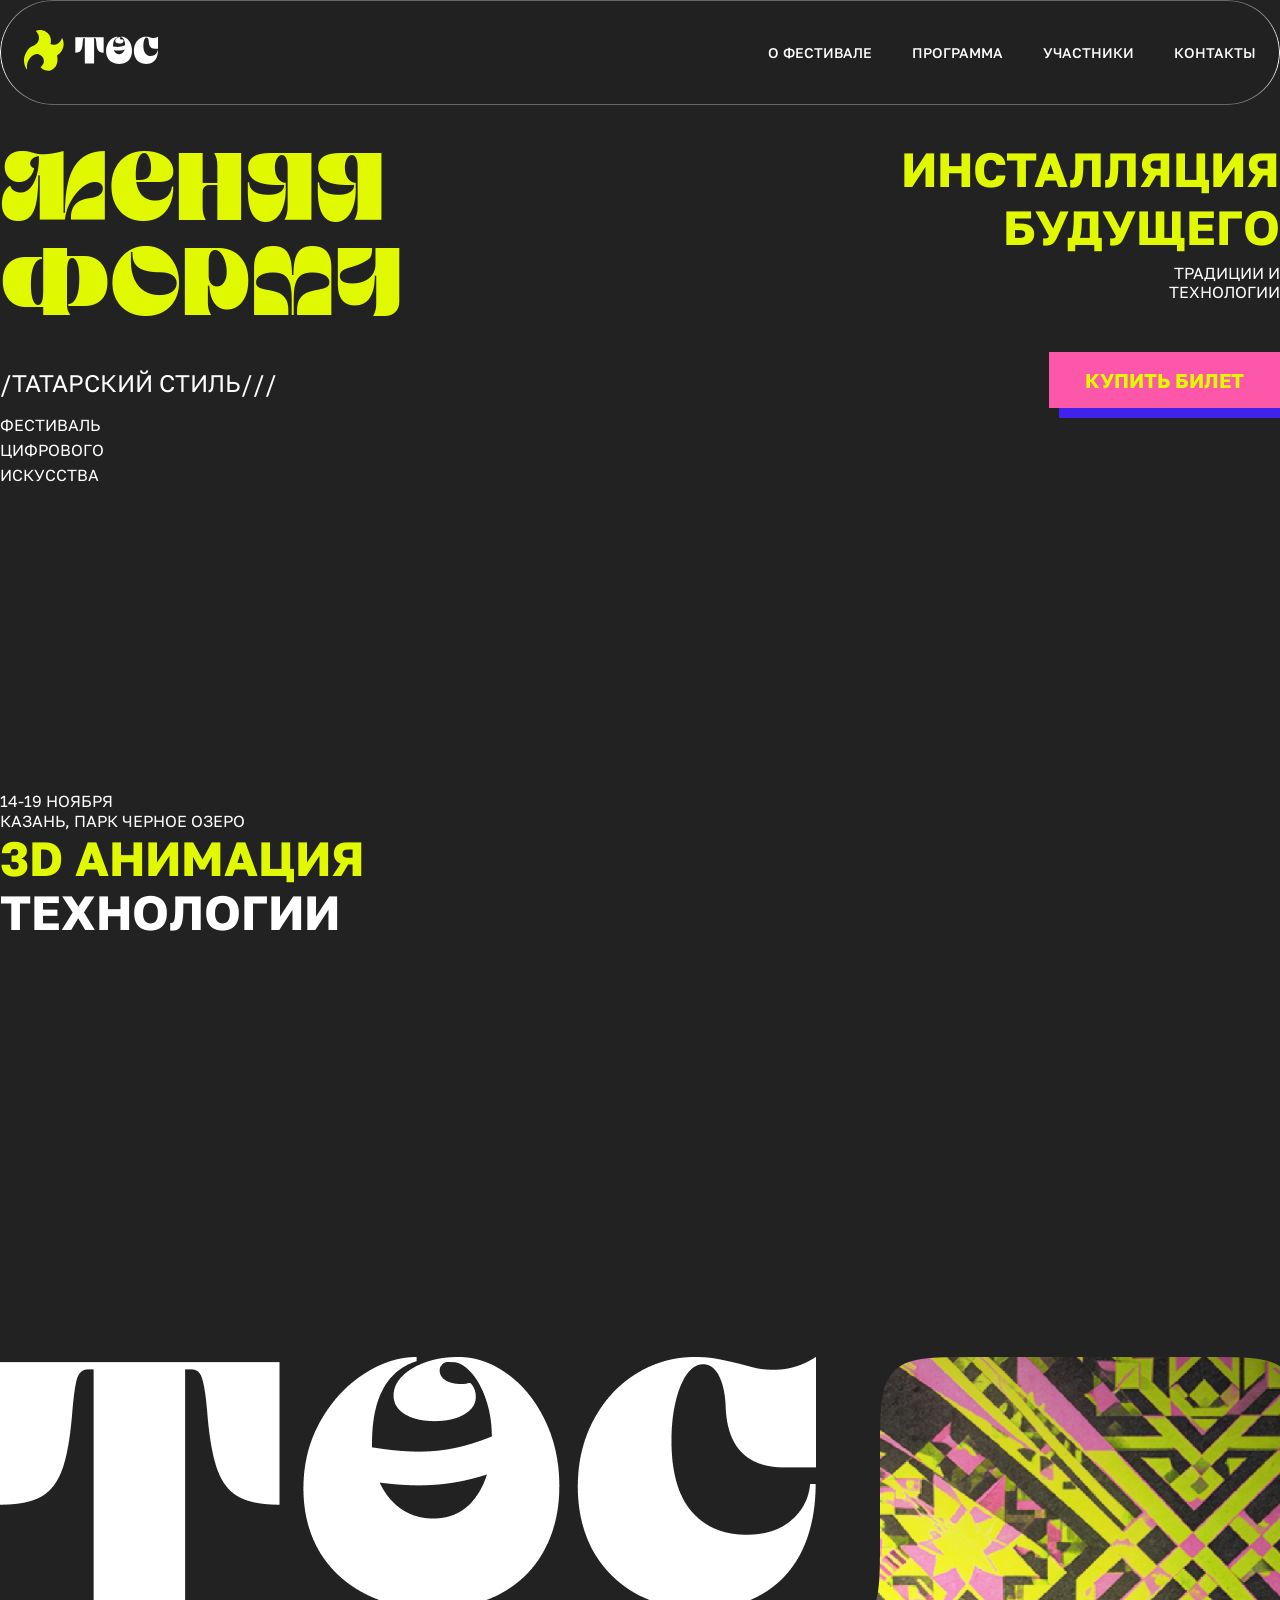
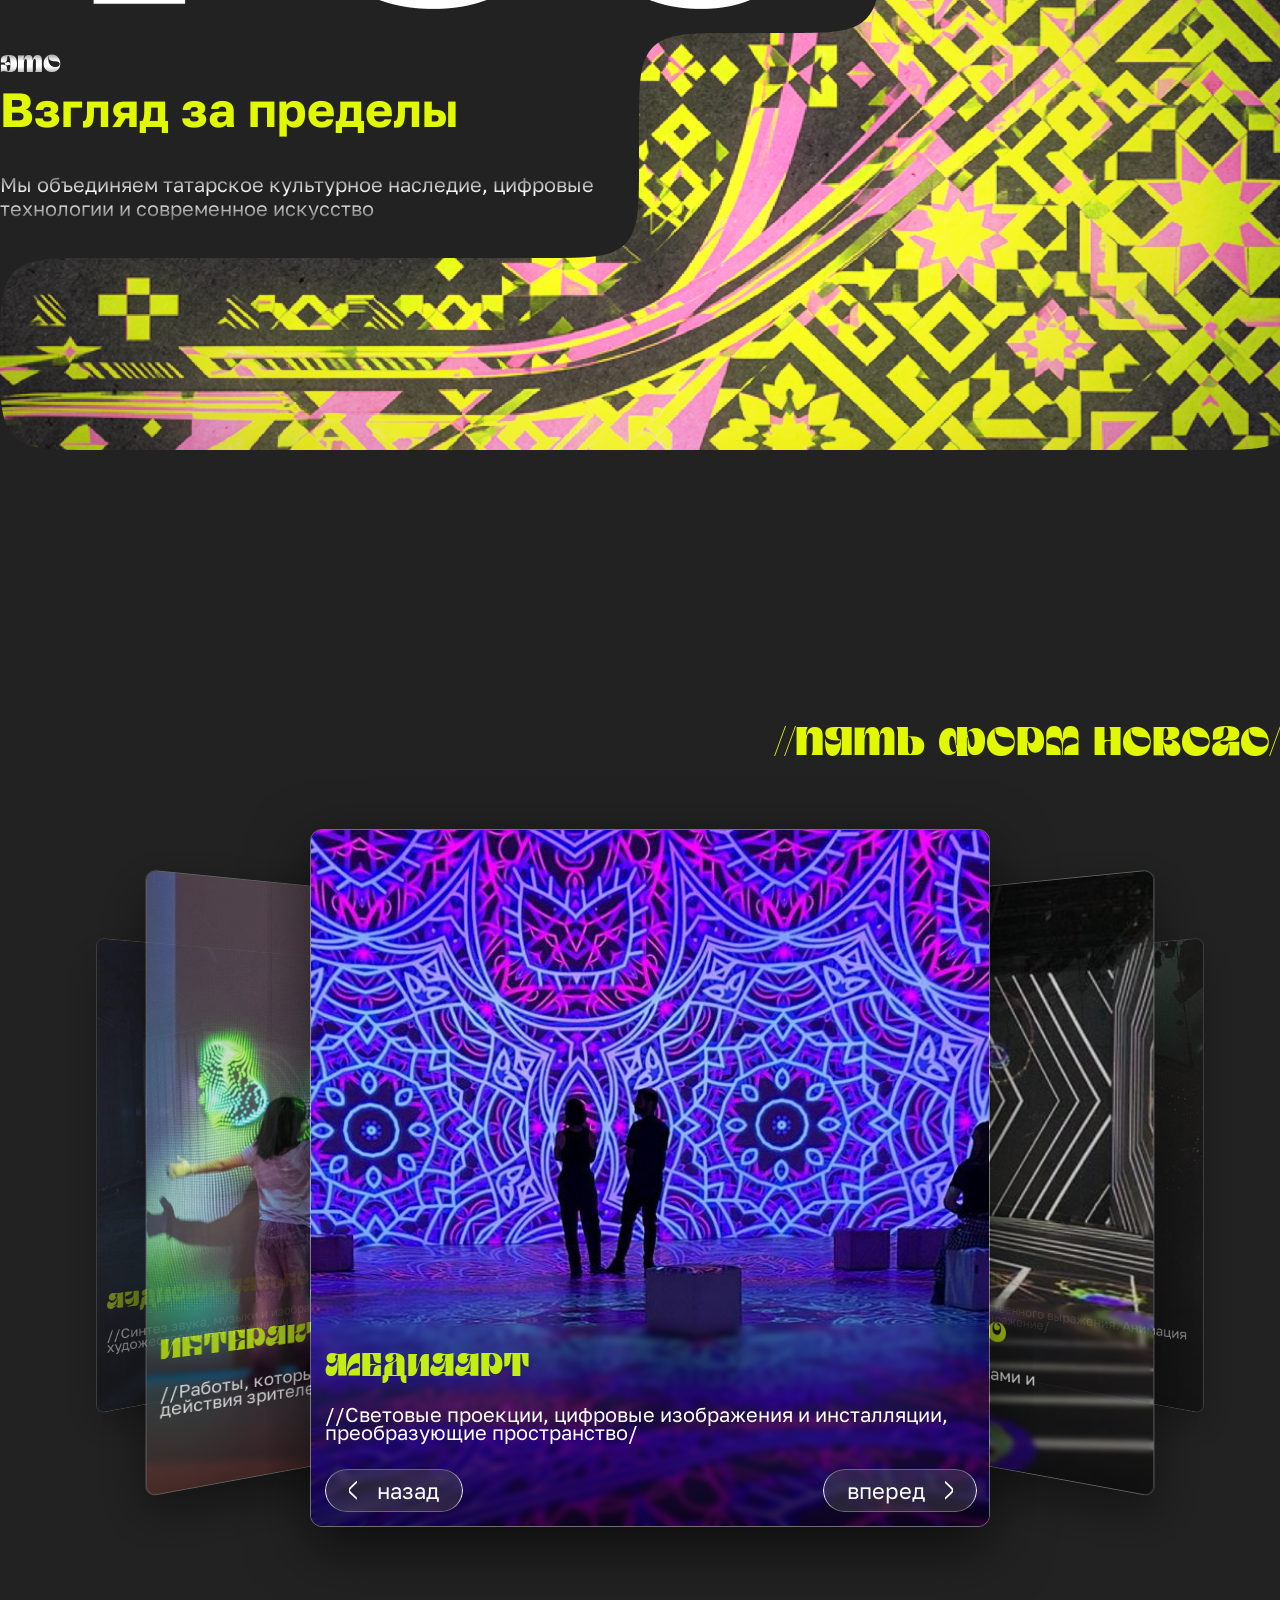
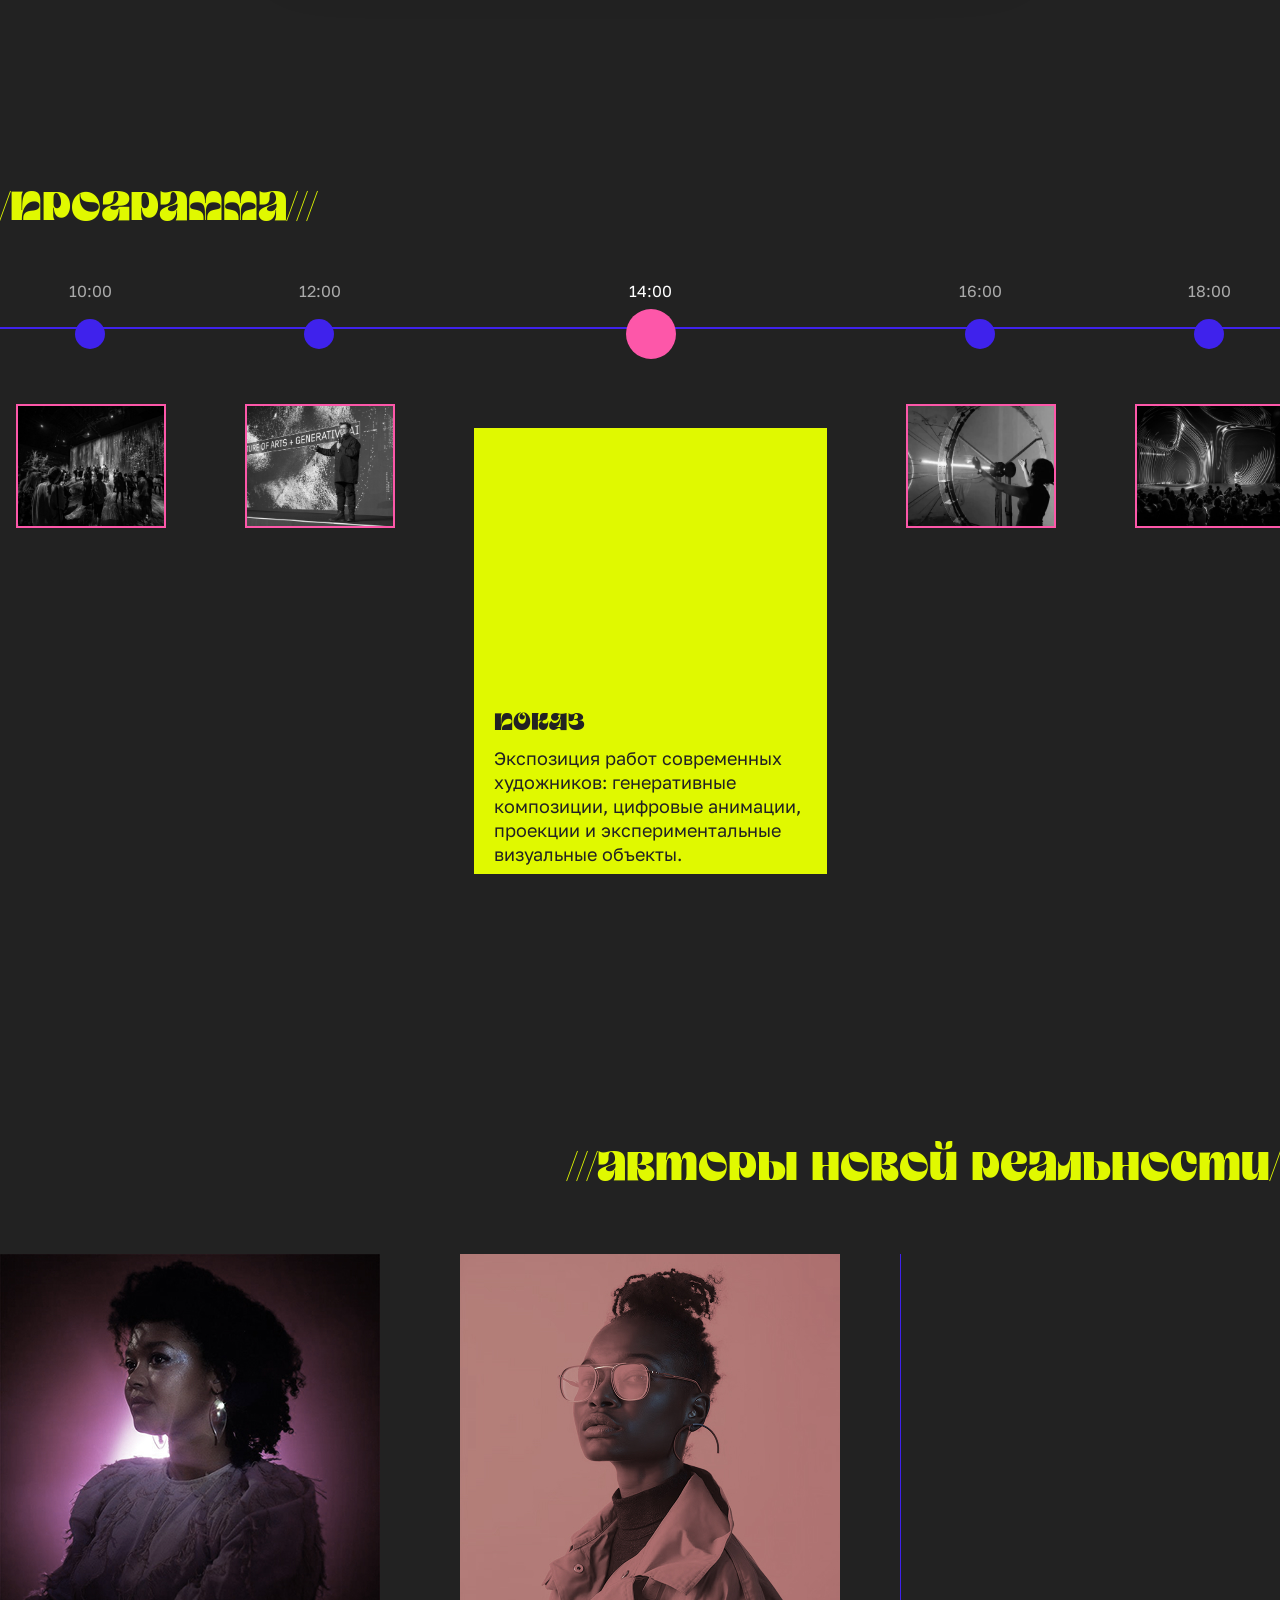
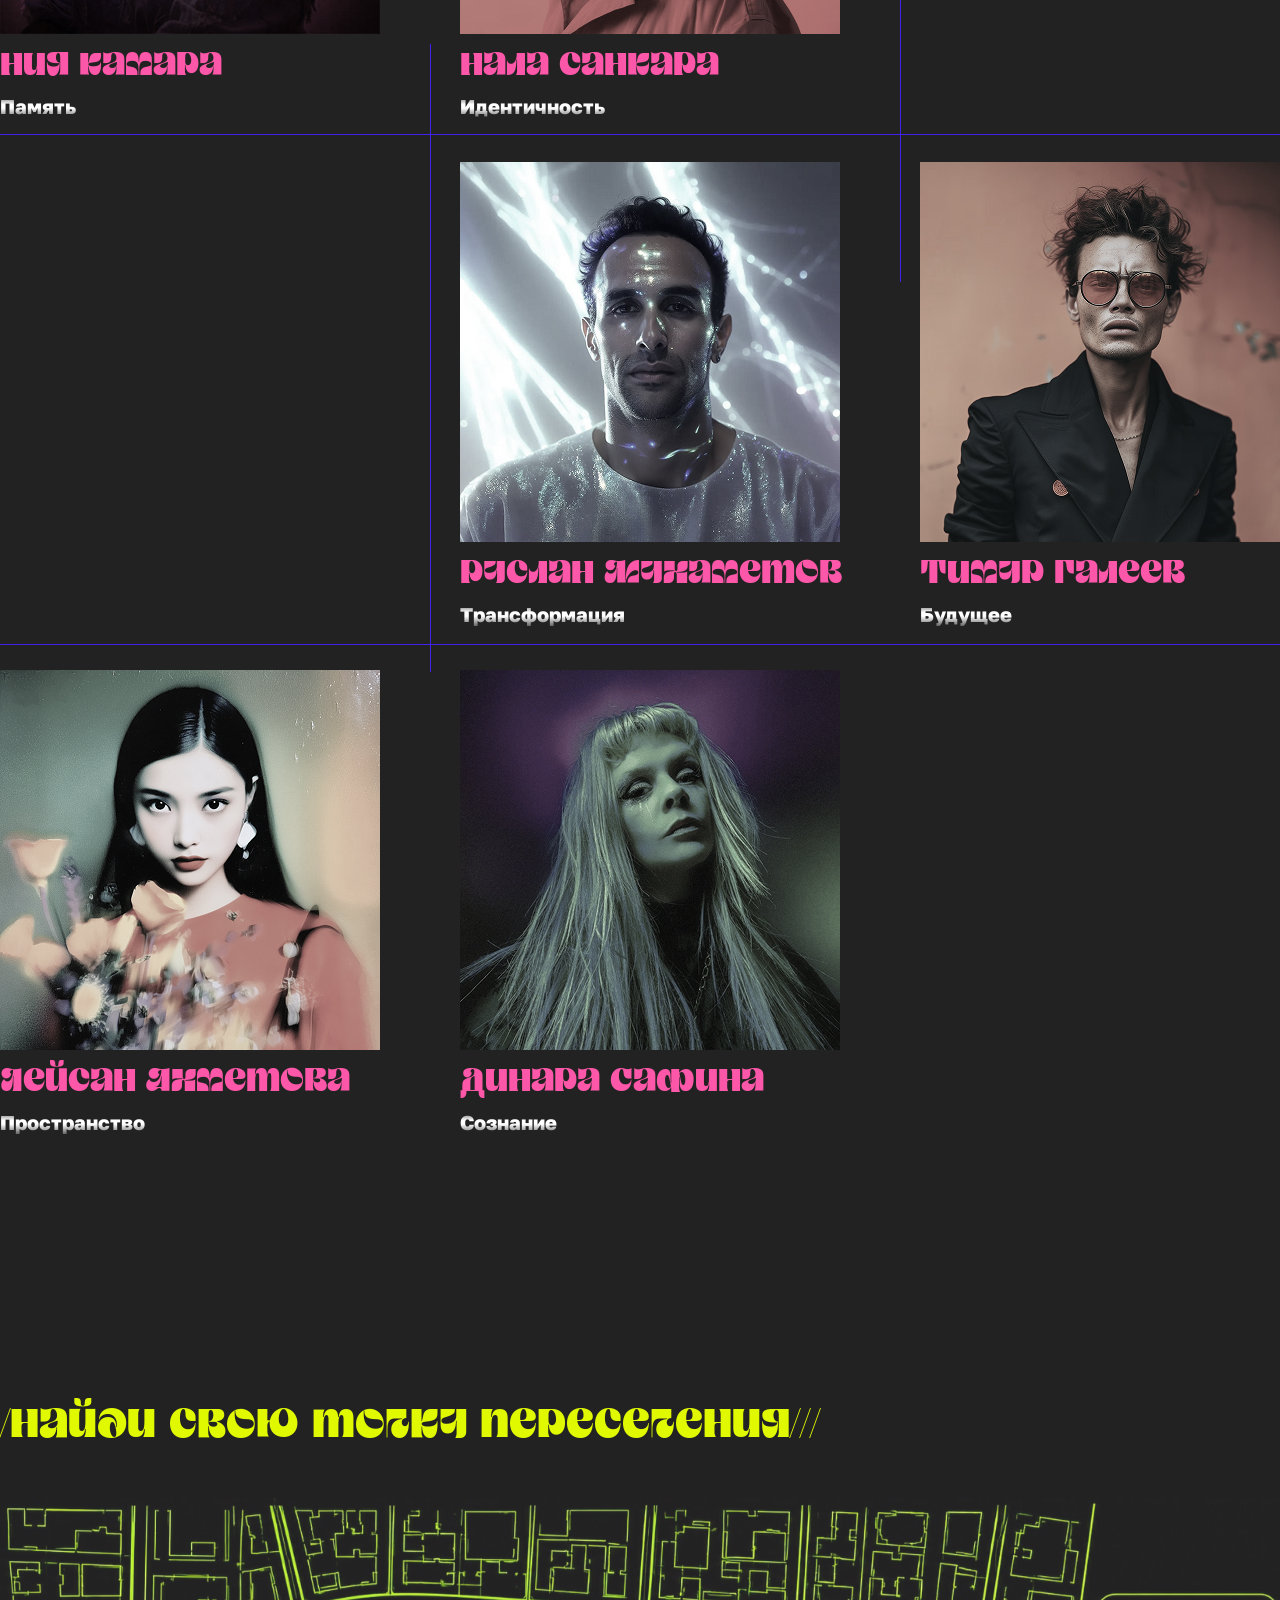
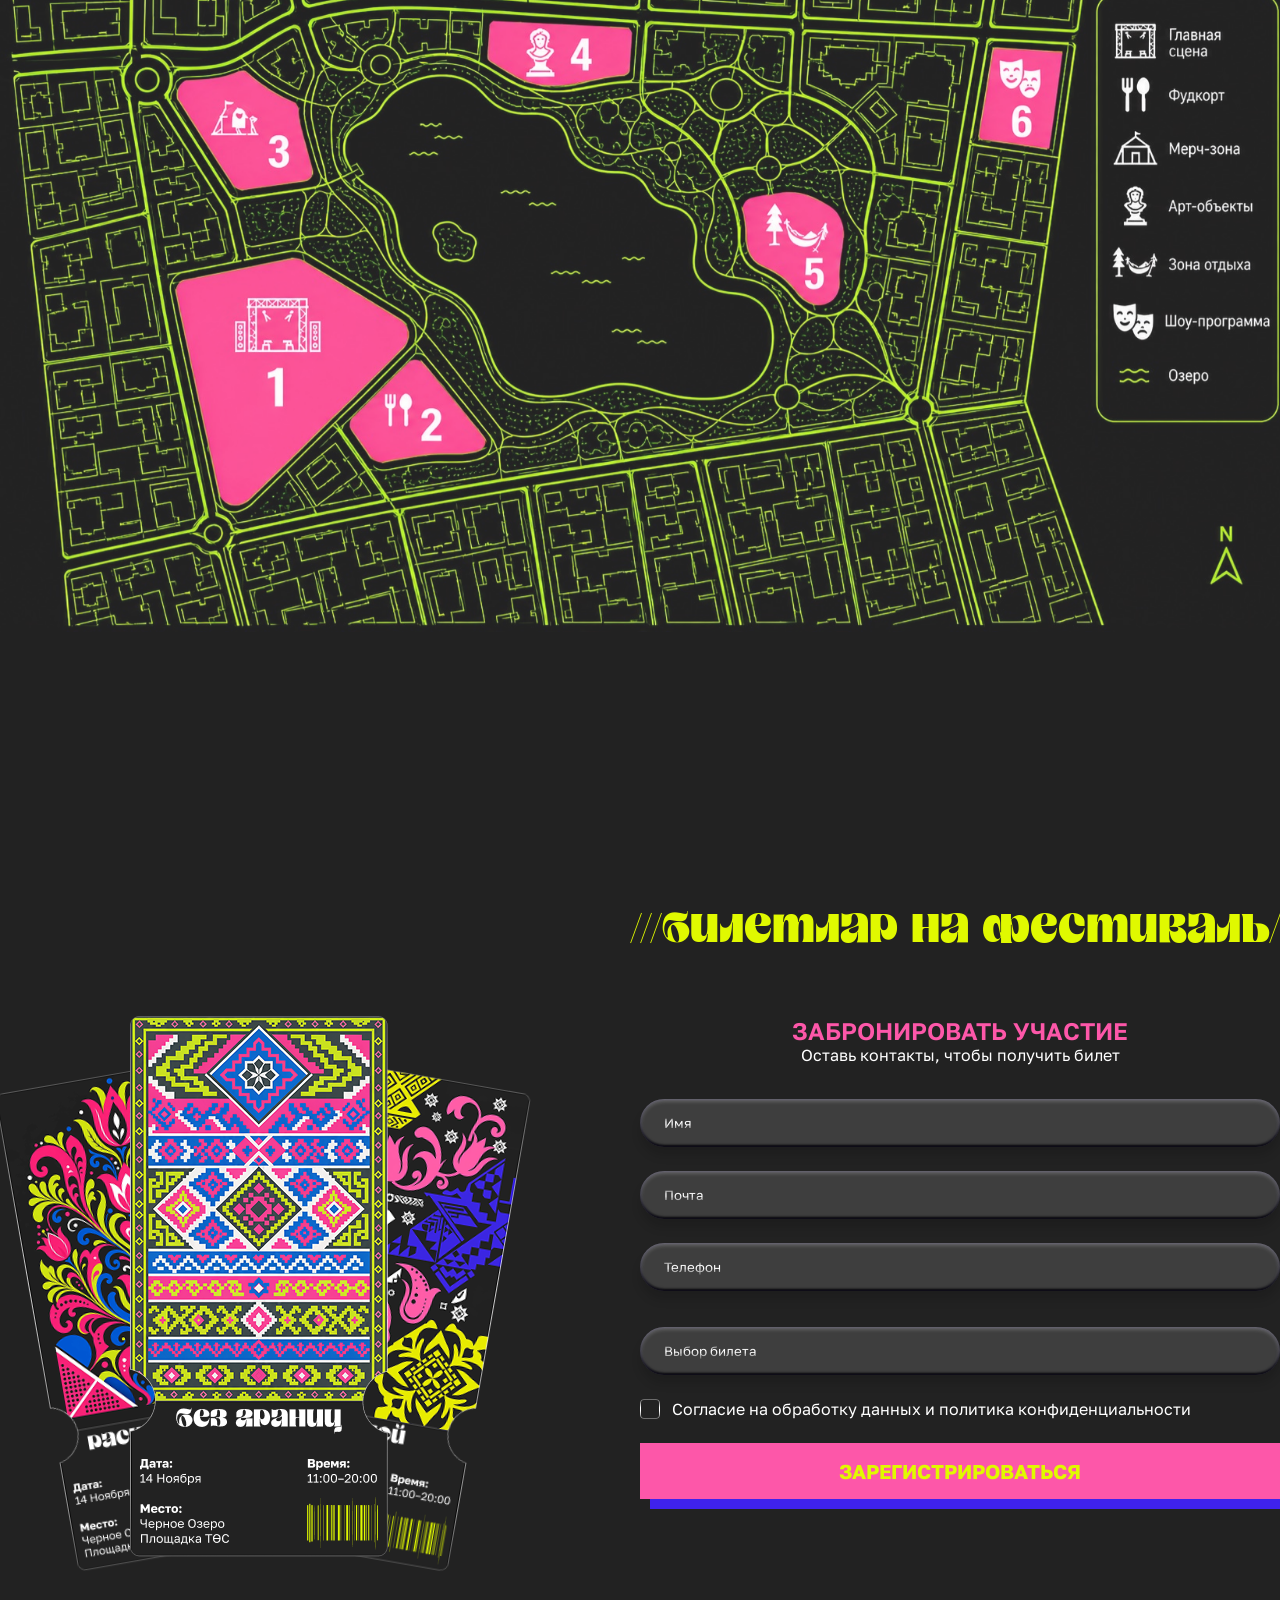
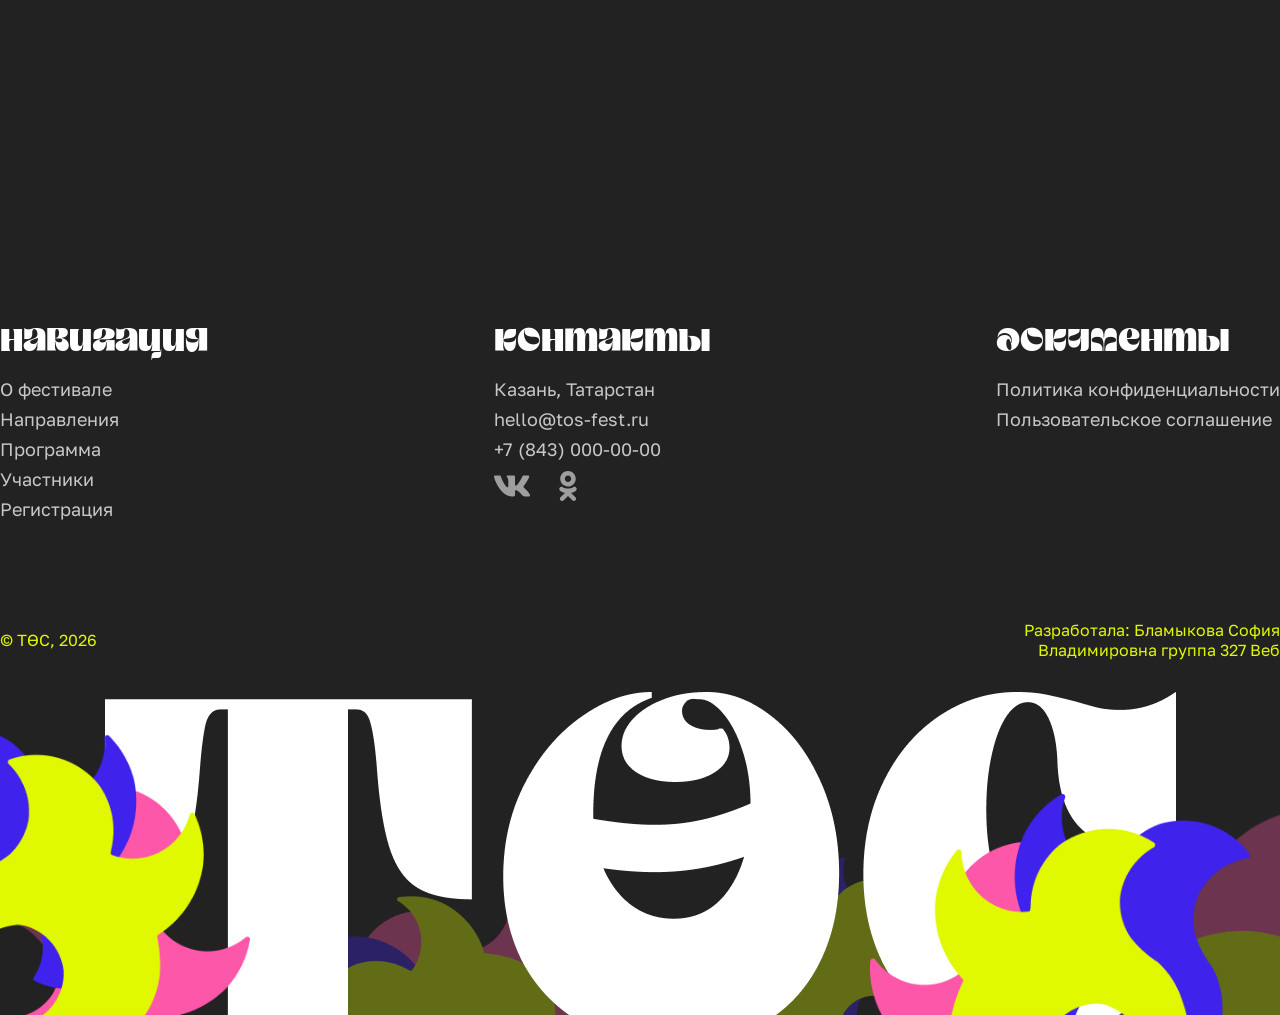
<file: index.html>
<!DOCTYPE html>
<html lang="ru">

<head>
    <meta charset="UTF-8">
    <meta name="viewport" content="width=device-width, initial-scale=1.0">
    <title>ТӨС</title>
    <link rel="stylesheet" href="assets/css/style.css">
    <link rel="shortcut icon" href="assets/image/header/logo.svg" type="image/x-icon">
</head>

<body>
    <!-- header-start -->
    <header>
        <div class="header-block container glass">
            <a href="#"><img src="assets/image/header/logo-nofavicon.svg" alt=""></a>
            <nav>
                <a href="#">О ФЕСТИВАЛЕ</a>
                <a href="#">ПРОГРАММА</a>
                <a href="#">УЧАСТНИКИ</a>
                <a href="#">КОНТАКТЫ</a>
            </nav>
        </div>
    </header>
    <!-- header-end -->

    <!-- main-start -->
    <main class="container">
        <div class="main-block">
            <video autoplay muted loop playsinline>
                <source src="assets/image/main/men.mp4" type="video/mp4">
            </video>
            <div class="verh-main-lev">
                <h1>меняя форму</h1>
                <h2>/Татарский стиль///</h2>
                <h3>фестиваль цифрового искусства</h3>
            </div>
            <div class="verh-main-prav">
                <h2>инсталляция будущего</h2>
                <h3>Традиции и <br>технологии</h3>
                <a class="knopka" href="">купить билет</a>
            </div>
            <div class="niz-main-lev">
                <h2>14-19 ноября <br>Казань, парк черное озеро</h2>
                <h3>3D анимация <span>технологии</span></h3>
                <!-- <h3>Казань, парк черное озеро</h3> -->
            </div>
        </div>
    </main>
    <!-- main-end -->


    <!-- about-start -->
    <section class="about container pa-252 pi-252">
        <img src="assets/image/about/tos.png" alt="">
        <div class="abot-text">
            <h2 class="gl-text">ЭТО</h2>
            <h3>Взгляд за пределы</h3>
            <p class="gl-text">Мы объединяем татарское культурное наследие, цифровые технологии и современное искусство
            </p>
        </div>
        <img class="about-fon" src="assets/image/about/about.png" alt="">
    </section>
    <!-- about-end -->


    <!-- art-start -->
    <section class="coverflow container">
        <h2 class="titler pa-252">//пять форм нового/</h2>

        <!-- Радиокнопки ОБЯЗАТЕЛЬНО перед .carousel — иначе не сработает селектор ~ -->
        <input type="radio" name="slider" id="slide1" checked>
        <input type="radio" name="slider" id="slide2">
        <input type="radio" name="slider" id="slide3">
        <input type="radio" name="slider" id="slide4">
        <input type="radio" name="slider" id="slide5">

        <div class="carousel">
            <div class="scene">

                <article class="card card1">
                    <img src="assets/image/arts/ar1.jpeg" alt="">
                    <div class="card__info">
                        <h3>медиаарт</h3>
                        <p>//Световые проекции, цифровые изображения и инсталляции, преобразующие пространство/</p>
                        <div class="controls">
                            <label for="slide5" class="btn glass"><img src="assets/image/arts/Vector.svg" alt="">
                                назад</label>
                            <label for="slide2" class="btn glass">вперед <img src="assets/image/arts/left.svg"
                                    alt=""></label>
                        </div>
                    </div>
                </article>

                <article class="card card2">
                    <img src="assets/image/arts/ar2.jpeg" alt="">
                    <div class="card__info">
                        <h3>Генеративное искусство</h3>
                        <p>//Изображения и узоры, создаваемые алгоритмами и математическими закономерностями/</p>
                        <div class="controls">
                            <label for="slide1" class="btn glass"><img src="assets/image/arts/Vector.svg" alt="">
                                назад</label>
                            <label for="slide3" class="btn glass">вперед <img src="assets/image/arts/left.svg"
                                    alt=""></label>
                        </div>
                    </div>
                </article>

                <article class="card card3">
                    <img src="assets/image/arts/ar3.jpg" alt="">
                    <div class="card__info">
                        <h3>Цифровой моушн</h3>
                        <p>//Движение как способ художественного выражения. Анимация и трансформация стендов как
                            выражение/</p>
                        <div class="controls">
                            <label for="slide2" class="btn glass"><img src="assets/image/arts/Vector.svg" alt="">
                                назад</label>
                            <label for="slide4" class="btn glass">вперед <img src="assets/image/arts/left.svg"
                                    alt=""></label>
                        </div>
                    </div>
                </article>

                <article class="card card4">
                    <img src="assets/image/arts/ar4.jpeg" alt="">
                    <div class="card__info">
                        <h3>Аудиовизуальное искусство</h3>
                        <p>//Синтез звука, музыки и изображения, создающий единое художественное переживание/</p>
                        <div class="controls">
                            <label for="slide3" class="btn glass"><img src="assets/image/arts/Vector.svg" alt="">
                                назад</label>
                            <label for="slide5" class="btn glass">вперед <img src="assets/image/arts/left.svg"
                                    alt=""></label>
                        </div>
                    </div>
                </article>

                <article class="card card5">
                    <img src="assets/image/arts/ar5.jpeg" alt="">
                    <div class="card__info">
                        <h3>Интерактивное искусство</h3>
                        <p>//Работы, которые реагируют на движения, прикосновения и действия зрителей/</p>
                        <div class="controls">
                            <label for="slide4" class="btn glass"><img src="assets/image/arts/Vector.svg" alt="">
                                назад</label>
                            <label for="slide1" class="btn glass">вперед <img src="assets/image/arts/left.svg"
                                    alt=""></label>
                        </div>
                    </div>
                </article>

            </div>
        </div>
    </section>
    <!-- art-end -->


    <!-- programms-start -->
    <section class="timeline-section container pa-252">

        <h2 class="titlel">/Программа///</h2>

        <!-- Скрытые радиокнопки -->
        <input type="radio" name="timeline" id="item-1">
        <input type="radio" name="timeline" id="item-2">
        <input type="radio" name="timeline" id="item-3" checked>
        <input type="radio" name="timeline" id="item-4">
        <input type="radio" name="timeline" id="item-5">

        <!-- Таймлайн -->
        <div class="timeline-wrapper">

            <!-- Карточка 1 -->
            <div class="timeline-item item-1">

                <span class="tl-time">10:00</span>
                <span class="tl-dot"></span>

                <div class="tl-card">

                    <div class="tl-media">

                        <img src="assets/image/programms/kart1.jpeg" alt="">

                        <video autoplay muted loop playsinline>
                            <source src="assets/image/programms/kar1.mp4" type="video/mp4">
                        </video>

                    </div>

                    <div class="tl-info">
                        <h3>Открытие фестиваля</h3>
                        <p>Торжественное открытие фестиваля, презентация его концепции и знакомство с художниками</p>
                    </div>

                </div>

                <label for="item-1" class="timeline-select"></label>

            </div>


            <!-- Карточка 2 -->
            <div class="timeline-item item-2">

                <span class="tl-time">12:00</span>
                <span class="tl-dot"></span>

                <div class="tl-card">

                    <div class="tl-media">

                        <img src="assets/image/programms/kart2.jpeg" alt="">

                        <video autoplay muted loop playsinline>
                            <source src="assets/image/programms/kar2.mp4" type="video/mp4">
                        </video>

                    </div>

                    <div class="tl-info">
                        <h3>Лекция</h3>
                        <p>Разговор о татарском культурном наследии, символике орнаментов и возможностях их современного
                            переосмысления.</p>
                    </div>

                </div>

                <label for="item-2" class="timeline-select"></label>

            </div>


            <!-- Карточка 3 -->
            <div class="timeline-item item-3">

                <div class="t-d">
                    <span class="tl-time">14:00</span>
                    <span class="tl-dot"></span>
                </div>
                <div class="tl-card">

                    <div class="tl-media">

                        <img src="assets/image/programms/kart3.png" alt="">

                        <video autoplay muted loop playsinline>
                            <source src="assets/image/programms/kar3-.mp4" type="video/mp4">
                        </video>

                        <div class="tl-info">
                            <h3>ПОКАЗ</h3>
                            <p>Экспозиция работ современных художников: генеративные композиции, цифровые анимации,
                                проекции и экспериментальные визуальные объекты.</p>
                        </div>

                    </div>

                </div>

                <label for="item-3" class="timeline-select"></label>

            </div>


            <!-- Карточка 4 -->
            <div class="timeline-item item-4">

                <span class="tl-time">16:00</span>
                <span class="tl-dot"></span>

                <div class="tl-card">

                    <div class="tl-media">

                        <img src="assets/image/programms/kart4-.jpg" alt="">

                        <video autoplay muted loop playsinline>
                            <source src="assets/image/programms/kar4.mp4" type="video/mp4">
                        </video>

                    </div>

                    <div class="tl-info">
                        <h3>Мастер-класс</h3>
                        <p>Практическое занятие, на котором участники познакомятся с генеративной графикой и попробуют
                            создать собственные визуальные композиции на основе геометрических мотивов.</p>
                    </div>

                </div>

                <label for="item-4" class="timeline-select"></label>

            </div>


            <!-- Карточка 5 -->
            <div class="timeline-item item-5">

                <span class="tl-time">18:00</span>
                <span class="tl-dot"></span>

                <div class="tl-card">

                    <div class="tl-media">

                        <img src="assets/image/programms/kart5.jpeg" alt="">

                        <video autoplay muted loop playsinline>
                            <source src="assets/image/programms/kar5.mp4" type="video/mp4">
                        </video>

                    </div>

                    <div class="tl-info">
                        <h3>Финальное шоу</h3>
                        <p>Завершающее мультимедийное представление, объединяющее свет, звук, анимацию и цифровые
                            проекции. Традиционные визуальные мотивы трансформируются в динамичные цифровые композиции.
                        </p>
                    </div>

                </div>

                <label for="item-5" class="timeline-select"></label>

            </div>

        </div>

    </section>
    <!-- programms-end -->

    <!-- avtory-start -->
    <!-- <div class="avtory-start container pa-252">
        <h2 class="titler">///авторы новой реальности/</h2>

        <div class="avtor-card">
            <img src="assets/image/avtory/av1.jpg" alt="">
            <h2>Ния Камара</h2>
            <p class="gl-text">Память</p>
        </div>
    </div> -->




    <div class="avtory-start container pa-252">

        <h2 class="titler">///авторы новой реальности/</h2>

        <div class="grid-wrapper">

            <!-- Сетка авторов -->
            <div class="authors-grid">

                <!-- Автор 1 -->
                <div class="avtor-card card-1">

                    <div class="media-box">
                        <img src="assets/image/avtory/av1.jpg" class="avtor-photo" alt="Ния Камара">

                        <video src="assets/image/avtory/vi1.mp4" class="avtor-video" autoplay muted loop playsinline>
                        </video>
                    </div>

                    <h2 class="avtor-name">Ния Камара</h2>
                    <p class="gl-text">Память</p>
                </div>


                <!-- Автор 2 -->
                <div class="avtor-card card-2">

                    <div class="media-box">
                        <img src="assets/image/avtory/av2.jpg" class="avtor-photo" alt="Найя">

                        <video src="assets/image/avtory/vi2.mp4" class="avtor-video" autoplay muted loop playsinline>
                        </video>
                    </div>

                    <h2 class="avtor-name">Нала Санкара</h2>
                    <p class="gl-text">Идентичность</p>

                </div>


                <!-- Автор 3 -->
                <div class="avtor-card card-3">

                    <div class="media-box">
                        <img src="assets/image/avtory/av3.jpg" class="avtor-photo" alt="Рассиан">

                        <video src="assets/image/avtory/vi3.mp4" class="avtor-video" autoplay muted loop playsinline>
                        </video>
                    </div>

                    <h2 class="avtor-name">Руслан Мухаметов</h2>
                    <p class="gl-text">Трансформация</p>

                </div>


                <!-- Автор 4 -->
                <div class="avtor-card card-4">

                    <div class="media-box">
                        <img src="assets/image/avtory/av4.jpg" class="avtor-photo" alt="Тильда">

                        <video src="assets/image/avtory/vi4.mp4" class="avtor-video" autoplay muted loop playsinline>
                        </video>
                    </div>

                    <h2 class="avtor-name">Тимур Галеев</h2>
                    <p class="gl-text">Будущее</p>

                </div>


                <!-- Автор 5 -->
                <div class="avtor-card card-5">

                    <div class="media-box">
                        <img src="assets/image/avtory/av5.jpg" class="avtor-photo" alt="Асейсан">

                        <video src="assets/image/avtory/vi5.mp4" class="avtor-video" autoplay muted loop playsinline>
                        </video>
                    </div>

                    <h2 class="avtor-name">Лейсан Ахметова</h2>
                    <p class="gl-text">Пространство</p>

                </div>


                <!-- Автор 6 -->
                <div class="avtor-card card-6">

                    <div class="media-box">
                        <img src="assets/image/avtory/av6.jpg" class="avtor-photo" alt="Динара">

                        <video src="assets/image/avtory/vi6.mp4" class="avtor-video" autoplay muted loop playsinline>
                        </video>
                    </div>

                    <h2 class="avtor-name">Динара Сафина</h2>
                    <p class="gl-text">Сознание</p>

                </div>

            </div>


            <!-- Декоративные линии -->
            <div class="grid-line line-horizontal-1"></div>
            <div class="grid-line line-horizontal-2"></div>
            <div class="grid-line line-vertical-1"></div>
            <div class="grid-line line-vertical-2"></div>

        </div>

    </div>
    <!-- avtory-end -->

    <!-- karta-start -->
    <div class="karta container pa-252">
        <h2 class="titlel">/НАЙДИ СВОЮ ТОЧКУ ПЕРЕСЕЧЕНИЯ///</h2>

        <img src="assets/image/karta/kart.jpeg" alt="">
    </div>
    <!-- karta-end -->

    <!-- biletlar-start -->
    <div class="biletlar container pa-252">
        <h2 class="titler">///билетлар на фестиваль/</h2>

        <div class="bi-form-block">

            <div class="bili">
                <img class="bi1" src="assets/image/biletlar/bez-graniz.png" alt="">
                <img class="bi2" src="assets/image/biletlar/rasshirenny.png" alt="">
                <img class="bi3" src="assets/image/biletlar/osnovy.png" alt="">
            </div>

            <form>
                <div class="form-text">
                    <h2>ЗАБРОНИРОВАТЬ УЧАСТИЕ</h2>
                    <h3>Оставь контакты, чтобы получить билет</h3>
                </div>
                <input class="zabron" type="text" placeholder="Имя" required>
                <input class="zabron" type="email" placeholder="Почта" required>
                <input class="zabron" type="tel" placeholder="Телефон" required>

                <input class="vubor zabron" type="text" id="city" name="city" list="cities-list"
                    placeholder="Выбор билета">

                <datalist id="cities-list">
                    <option value="Без границ"></option>
                    <option value="Расширенный"></option>
                    <option value="Основной"></option>
                </datalist>

                <div class="check">
                    <input class="check-gl" type="checkbox" id="agree">
                    <label class="politika" for="agree">
                        Согласие на обработку данных и <span><a href="./documents/Confidential.pdf"
                                target="_blank">политика конфиденциальности</a></span>
                    </label>
                </div>
                <button type="submit">ЗАРЕГИСТРИРОВАТЬСЯ</button>
            </form>
        </div>
    </div>
    <!-- biletlar-end -->

    <!-- footer-start -->
    <footer class="container pa-252">
        <div class="fot-vse">
            <div class="foti">
                <h2>НАВИГАЦИЯ</h2>
                <a href="">О фестивале</a>
                <a href="">Направления</a>
                <a href="">Программа</a>
                <a href="">Участники</a>
                <a href="">Регистрация</a>
            </div>
            <div class="foti">
                <h2>КОНТАКТЫ</h2>
                <a href="">Казань, Татарстан</a>
                <a href="">hello@tos-fest.ru</a>
                <a href="">+7 (843) 000-00-00</a>
                <div class="sot">
                    <a href=""><img src="assets/image/footer/vk.svg" alt=""></a>
                    <a href=""><img src="assets/image/footer/ok.svg" alt=""></a>
                </div>
            </div>
            <div class="foti">
                <h2>ДОКУМЕНТЫ</h2>
                <a href="">Политика конфиденциальности</a>
                <a href="">Пользовательское соглашение</a>
            </div>
        </div>
        <div class="razrab">
            <h3>© ТӨС, 2026</h3>
            <h3 class="righti">Разработала: Бламыкова София Владимировна группа 327 Веб</h3>
        </div>

        <div class="footer-block">
            <img class="fot-img" src="assets/image/footer/tos.png" alt="">

            <img class="vec1" src="assets/image/footer/vec1.png" alt="">
            <img class="vec2" src="assets/image/footer/vec2.png" alt="">
            <img class="vec3" src="assets/image/footer/vec3.png" alt="">
            <img class="vec6" src="assets/image/footer/vec4.png" alt="">
            <img class="vec5" src="assets/image/footer/vec5.png" alt="">
            <img class="vec4" src="assets/image/footer/vec6.png" alt="">
        </div>
    </footer>
    <!-- footer-end -->


</body>

</html>
</file>
<file: assets/css/style.css>
@font-face {
    font-family: 'call';
    src: url(../fonts/Callysto.ttf);
}

@font-face {
    font-family: 'golos';
    src: url(../fonts/GolosText-VariableFont_wght.ttf);
}

* {
    margin: 0;
    padding: 0;
    box-sizing: border-box;
    scroll-behavior: smooth;
    transition: 0.5s;
    font-family: 'golos';
    cursor: url("../illustrator/cursor.svg") 16 0, auto;

}

body {
    overflow-x: clip;
    color: #fff;
    background-color: #222222;
}

:root {
    --akzent-lime: #E0F900;
    --akzent-pink: #FD57A9;
    --akzent-blue: #3F22EC;
    --white: #fff;
    --grafit: #222222;
}


a,
button,
input,
select,
.knopka {
    cursor: url(../illustrator/pointer.svg) 16 0, pointer;
}

a {
    color: #fff;
    text-decoration: none;
}

.knopka {
    pointer-events: auto;
    color: var(--akzent-lime);
    text-transform: uppercase;
    font-weight: 700;
    display: inline-block;
    padding: 16px 36px;
    font-size: 20px;
    align-items: center;
    background-color: var(--akzent-pink);
    box-shadow: 10px 10px 0 0 var(--akzent-blue);
    transition: 0.2s;
}

.knopka:hover {
    transform: translate(2px, 2px);
    box-shadow: 4px 4px 0px var(--akzent-blue);
    align-items: center;
}


.knopka:active {
    background-color: #DB4F94;
}

.pa-252 {
    padding-top: 252px;
}

.pi-252 {
    padding-bottom: 252px;
}

.titler {
    color: var(--akzent-lime);
    font-family: 'call';
    font-size: 40px;
    line-height: 200%;
    text-align: right;
    padding-bottom: 48px;
}

.titlel {
    color: var(--akzent-lime);
    font-family: 'call';
    font-size: 40px;
    line-height: auto;
    text-align: left;
    padding-bottom: 48px;
}

.container {
    margin: 0 auto;
    max-width: 1300px;
}

.glass {
    position: relative;
    border-radius: 100px;
    background: #22222202;
    backdrop-filter: blur(4px);
}

.glass::before {
    content: "";
    position: absolute;
    inset: 0;
    border-radius: inherit;
    padding: 0.7px;
    /* толщина обводки */
    background: linear-gradient(0deg, #656565 0%, #9A9A9A 15%, #FFFFFF 41%, #FFFFFF 57%, #9A9A9A 79%, #656565 100%);
    -webkit-mask:
        linear-gradient(#000 0 0) content-box,
        linear-gradient(#000 0 0);
    mask:
        linear-gradient(#000 0 0) content-box,
        linear-gradient(#000 0 0);
    -webkit-mask-composite: xor;
    mask-composite: exclude;

    -webkit-mask-composite: xor;
    mask-composite: exclude;
    pointer-events: none;
}

.gl-text {
    background: linear-gradient(0deg,
            #656565 0%,
            #9A9A9A 15%,
            #FFFFFF 41%,
            #FFFFFF 57%,
            #9A9A9A 79%,
            #666666 100%);

    background-clip: text;
    -webkit-background-clip: text;
    color: transparent;
}

/* header-start */
header {
    position: fixed;
    width: 100%;
    z-index: 999;
}

.header-block {
    display: flex;
    align-items: center;
    justify-content: space-between;
    padding: 30px 24px;
}

.header-block nav {
    display: flex;
    align-items: center;
    gap: 40px;
}

.header-block nav a {
    font-size: 14px;
    font-weight: 500;
}

.header-block img {
    cursor: url(../illustrator/pointer.svg) 16 0, pointer;
}

/* header-end */


/* main-start */
main {
    padding-top: 70px;
}

.main-block {
    position: relative;
    height: 1035px;
}

main h1 {
    font-size: 96px;
    width: 403px;
    line-height: 95px;
    font-family: 'call';
    color: var(--akzent-lime);
    padding-bottom: 38px;
    text-transform: capitalize;
}

.verh-main-lev {
    position: absolute;
    text-transform: uppercase;
    z-index: 2;
    top: 70px;
}

.verh-main-lev h2 {
    font-size: 24px;
    font-weight: 400;
    text-transform: uppercase;
    padding-bottom: 16px;
}

.verh-main-lev h3 {
    width: 107px;
    font-size: 16px;
    font-weight: 400;
    line-height: 25px;
}

.verh-main-prav {
    position: absolute;
    right: 0;
    z-index: 2;
    top: 70px;
    text-transform: uppercase;
    text-align: right;
}

.verh-main-prav h2 {
    font-size: 48px;
    font-weight: 700;
    color: var(--akzent-lime);
    width: 385px;
    line-height: 58px;
    padding-bottom: 8px;
}

.verh-main-prav h3 {
    font-size: 16px;
    font-weight: 400;
    line-height: 19px;
    padding-bottom: 50px;
}

.niz-main-lev {
    position: absolute;
    left: 0;
    z-index: 2к;
    bottom: 166px;
    text-transform: uppercase;
}

.niz-main-lev h3 {
    font-size: 48px;
    font-weight: 700;
    width: 368px;
    line-height: 54px;
    color: var(--akzent-lime);
}

.niz-main-lev h3 span {
    color: var(--white);
}

.niz-main-lev h2 {
    font-size: 16px;
    font-weight: 400;
}

.main-block video {
    padding-left: 209px;
    width: 100%;
    height: 100%;
    object-fit: cover;
    mix-blend-mode: screen;

    position: absolute;
    top: 0;
    left: 40px;
    z-index: -1;
}

/* main-end */


/* about-start */
.about {
    position: relative;
    height: 944px;
}

.about-fon {
    padding-top: 252px;
    position: absolute;
    top: 0;
}

.abot-text {
    padding-top: 34px;
}

.about h2 {
    font-family: 'call';
    font-family: 24px;
    font-weight: 400;
    text-transform: lowercase;
}

.about h3 {
    color: var(--akzent-lime);
    font-size: 48px;
    font-weight: 700;
    padding-bottom: 34px;
}

.about p {
    width: 611px;
    font-size: 20px;
}

/* about-end */


/* art-start */

.coverflow {
    height: 1078px;
}


.coverflow__title {
    margin: 0 0 60px;
    text-align: right;
    color: #c4ed11;
    font-size: 32px;
}


.coverflow input[type="radio"] {
    display: none;
}


.carousel {
    width: 1300px;
    height: 520px;
    perspective: 1200px;
    /* «глубина» взгляда */
}

.scene {
    position: relative;
    width: 1300px;
    height: 520px;
    transform-style: preserve-3d;
    /* дети живут в настоящем 3D */
}


.card {
    position: absolute;
    top: 0;
    left: 310px;
    /* (1200 - 490) / 2 — центр сцены */
    /* width: 490px;
  height: 506px; */
    width: 680px;
    height: 698px;
    border-radius: 12px;
    overflow: hidden;
    border: 1px solid rgba(255, 255, 255, 0.35);
    box-shadow: 0 20px 60px rgba(0, 0, 0, 0.6);
    transition: transform 0.6s ease, opacity 0.6s ease;
}

.card img {
    width: 680px;
    height: 698px;
    object-fit: cover;
    display: block;
}

.card__info {
    position: absolute;
    left: 0;
    bottom: 0;
    width: 680px;
    box-sizing: border-box;
    padding: 20px 14px 14px;
    background: linear-gradient(transparent, #00000098);
    backdrop-filter: blur(3px);
}

.card__info h3 {
    font-family: 'call';
    margin: 0 0 18px;
    color: #c4ed11;
    font-size: 32px;
    text-transform: uppercase;
}

.card__info p {
    margin: 0 0 28px;
    font-size: 20px;
    line-height: 18px;
}

.controls {
    display: flex;
    justify-content: space-between;
    opacity: 0;
    pointer-events: none;
    transition: opacity 0.3s;
}

.controls label {
    cursor: url(../illustrator/pointer.svg) 16 0, pointer;
}

.btn {
    position: relative;
    display: inline-flex;
    padding: 8px 24px;
    gap: 20px;
    align-items: center;
    border-radius: 100px;
    background: #ffffff21;
    backdrop-filter: blur(10px);
    font-size: 22px;
    user-select: none;
    transition: transform 0.1s, box-shadow 0.1s;
}

.btn img {
    width: 8px;
    height: 19px;
}

.btn:active {
    transform: translate(4px, 4px);
}

#slide1:checked~.carousel .card1,
#slide2:checked~.carousel .card2,
#slide3:checked~.carousel .card3,
#slide4:checked~.carousel .card4,
#slide5:checked~.carousel .card5 {
    transform: translateX(0) translateZ(0) rotateY(0);
    z-index: 5;
    opacity: 1;
}


#slide1:checked~.carousel .card1 .controls,
#slide2:checked~.carousel .card2 .controls,
#slide3:checked~.carousel .card3 .controls,
#slide4:checked~.carousel .card4 .controls,
#slide5:checked~.carousel .card5 .controls {
    opacity: 1;
    pointer-events: auto;
}


#slide1:checked~.carousel .card2,
#slide2:checked~.carousel .card3,
#slide3:checked~.carousel .card4,
#slide4:checked~.carousel .card5,
#slide5:checked~.carousel .card1 {
    transform: translateX(240px) translateZ(-100px) rotateY(-35deg) scale(0.85);
    z-index: 4;
    opacity: 0.8;
}

#slide1:checked~.carousel .card3,
#slide2:checked~.carousel .card4,
#slide3:checked~.carousel .card5,
#slide4:checked~.carousel .card1,
#slide5:checked~.carousel .card2 {
    transform: translateX(400px) translateZ(-200px) rotateY(-45deg) scale(0.7);
    z-index: 3;
    opacity: 0.5;
}

#slide1:checked~.carousel .card4,
#slide2:checked~.carousel .card5,
#slide3:checked~.carousel .card1,
#slide4:checked~.carousel .card2,
#slide5:checked~.carousel .card3 {
    transform: translateX(-400px) translateZ(-200px) rotateY(45deg) scale(0.7);
    z-index: 3;
    opacity: 0.5;
}

#slide1:checked~.carousel .card5,
#slide2:checked~.carousel .card1,
#slide3:checked~.carousel .card2,
#slide4:checked~.carousel .card3,
#slide5:checked~.carousel .card4 {
    transform: translateX(-240px) translateZ(-100px) rotateY(35deg) scale(0.85);
    z-index: 4;
    opacity: 0.8;
}

/* art-end */


/* programms-start */


/* .programms .titlel{
    padding-bottom: 8px;
} */
.timeline-section {

    /* padding-top: 252px; */
    position: relative;
}

.timeline-section input {
    display: none;
}


.timeline-wrapper {
    width: 1300px;
    display: flex;
    align-items: flex-start;
    justify-content: center;
    gap: 10px;

    position: relative;
}


.timeline-wrapper::before {
    content: "";
    position: absolute;

    top: 46px;
    left: 0;

    width: 100%;
    height: 2px;

    background: #3F22EC;
}

.timeline-item {
    /* width: 150px; */
    flex-shrink: 0;

    display: flex;
    flex-direction: column;
    align-items: center;


    position: relative;
}

.t-d {
    display: flex;
    flex-direction: column;
    align-items: center;
    justify-content: center;
}

.tl-time {
    height: 30px;
    font-size: 16px;
    color: #aaaaaa;
    margin-bottom: 8px;
}

.tl-dot {
    position: relative;
    width: 32px;
    height: 32px;

    margin-bottom: 53px;
    /* flex-shrink: 0; */
}

.tl-dot::after {
    content: "";

    position: absolute;
    /* top: 10px;
    left: 10px; */

    width: 30px;
    height: 30px;
    cursor: url(../illustrator/pointer.svg) 16 0, pointer;
    border-radius: 50%;
    background: var(--akzent-blue);
}

.tl-card {
    width: 150px;

    margin: 0 34.5px;
    border: 2px solid #FD57A9;
    overflow: hidden;
    cursor: url(../illustrator/pointer.svg) 16 0, pointer;
    background: var(--grafit);
}

.tl-media {
    width: 100%;
    /* height: 110px; */
    overflow: hidden;
    display: flex;
    justify-content: center;
    align-items: center;

    flex-direction: column;
    /* background: var(--akzent-lime); */
}

.tl-media img,
.tl-media video {
    /* position: absolute; */
    /* top: 0;
    left: 0; */

    width: 100%;
    height: 100%;
    max-height: 269px;
    cursor: url(../illustrator/pointer.svg) 16 0, pointer;
    object-fit: cover;
    /* padding: 8px; */
}

.tl-media img {
    display: block;
    height: 120px;
    filter: grayscale(100%)
}

.tl-media video {
    display: none;
    padding: 8px;
}

.tl-info {
    display: none;

    padding: 8px;
    background: #E0F900;
    color: #222;
}

.tl-info h3 {
    font-family: 'call';
    text-transform: lowercase;
    font-size: 24px;
    margin-bottom: 8px;
    text-transform: uppercase;
}

.tl-info p {
    width: 312px;
    font-size: 18px;
    line-height: 24px;
}

#item-1:checked~.timeline-wrapper .item-1 .tl-card {
    margin-top: 24px;
    width: 353px;
    border: none;
    background-color: var(--akzent-lime);
}

/* 
#item-1:checked~.timeline-wrapper .item-1 .tl-media {
    height: 300px;
} */

#item-1:checked~.timeline-wrapper .item-1 .tl-media img {
    display: none;
}

#item-1:checked~.timeline-wrapper .item-1 .tl-media video {
    height: 269px;
    /* width: 337px; */
    display: block;
}

#item-1:checked~.timeline-wrapper .item-1 .tl-info {
    display: block;
}

#item-1:checked~.timeline-wrapper .item-1 .tl-dot::after {
    width: 50px;
    height: 50px;
    top: -10px;
    right: -10px;
    background: #FD57A9;
}


#item-2:checked~.timeline-wrapper .item-2 .tl-card {
    margin-top: 24px;
    width: 353px;
    border: none;
    background-color: var(--akzent-lime);
}

/* #item-2:checked~.timeline-wrapper .item-2 .tl-media {
    height: 300px;
    object-fit: cover;
} */

#item-2:checked~.timeline-wrapper .item-2 .tl-media img {
    display: none;
}

#item-2:checked~.timeline-wrapper .item-2 .tl-media video {
    height: 269px;
    /* width: 337px; */
    display: block;
}

#item-2:checked~.timeline-wrapper .item-2 .tl-info {
    display: block;
}

#item-2:checked~.timeline-wrapper .item-2 .tl-dot::after {
    width: 50px;
    height: 50px;
    top: -10px;
    right: -10px;
    background: #FD57A9;
}

#item-3:checked~.timeline-wrapper .item-3 .tl-card {
    margin-top: 24px;
    width: 353px;
    border: none;
    background-color: var(--akzent-lime);
}

/* 
#item-3:checked~.timeline-wrapper .item-3 .tl-media {
} */

#item-3:checked~.timeline-wrapper .item-3 .tl-media img {
    display: none;
}

#item-3:checked~.timeline-wrapper .item-3 .tl-media video {
    height: 269px;
    /* width: 337px; */
    display: block;
}

#item-3:checked~.timeline-wrapper .item-3 .tl-info {
    display: block;
}

#item-3:checked~.timeline-wrapper .item-3 .tl-dot::after {
    width: 50px;
    height: 50px;
    top: -10px;
    right: -10px;
    background: #FD57A9;
}

#item-4:checked~.timeline-wrapper .item-4 .tl-card {
    margin-top: 24px;
    width: 353px;
    border: none;
    background-color: var(--akzent-lime);
}

/* #item-4:checked~.timeline-wrapper .item-4 .tl-media {
    height: 300px;
} */

#item-4:checked~.timeline-wrapper .item-4 .tl-media img {
    display: none;
}

#item-4:checked~.timeline-wrapper .item-4 .tl-media video {
    height: 269px;
    /* width: 337px; */
    display: block;
}

#item-4:checked~.timeline-wrapper .item-4 .tl-info {
    display: block;
}

#item-4:checked~.timeline-wrapper .item-4 .tl-dot::after {
    width: 50px;
    height: 50px;
    top: -10px;
    right: -10px;
    background: #FD57A9;
}

#item-5:checked~.timeline-wrapper .item-5 .tl-card {
    margin-top: 24px;
    width: 353px;
    border: none;
    background-color: var(--akzent-lime);
}

/* #item-5:checked~.timeline-wrapper .item-5 .tl-media {
    height: 300px;
    margin: 8px;
} */

#item-5:checked~.timeline-wrapper .item-5 .tl-media img {
    display: none;
}

#item-5:checked~.timeline-wrapper .item-5 .tl-media video {
    height: 269px;
    /* width: 337px; */
    display: block;
}

#item-5:checked~.timeline-wrapper .item-5 .tl-info {
    display: block;
}

#item-5:checked~.timeline-wrapper .item-5 .tl-dot::after {
    width: 50px;
    height: 50px;
    top: -10px;
    right: -10px;
    background: #FD57A9;
}


#item-1:checked~.timeline-wrapper .item-1 .tl-time,
#item-2:checked~.timeline-wrapper .item-2 .tl-time,
#item-3:checked~.timeline-wrapper .item-3 .tl-time,
#item-4:checked~.timeline-wrapper .item-4 .tl-time,
#item-5:checked~.timeline-wrapper .item-5 .tl-time {
    color: #fff;
}

/* programms-end */


/* avtory-start */
.grid-wrapper {
    position: relative;
    width: 1300px;
    height: 1490px;
}

.authors-grid {
    display: grid;

    grid-template-columns: repeat(3, 380px);
    grid-template-rows: repeat(3, 380px);

    gap: 128px 80px;

    position: relative;
    z-index: 2;
}

.card-1 {
    cursor: url(../illustrator/pointer.svg) 16 0, pointer;
    grid-column: 1;
    grid-row: 1;
}

.card-2 {
    cursor: url(../illustrator/pointer.svg) 16 0, pointer;
    grid-column: 2;
    grid-row: 1;
}

.card-3 {
    grid-column: 2;
    grid-row: 2;
}

.card-4 {
    grid-column: 3;
    grid-row: 2;
}

.card-5 {
    grid-column: 1;
    grid-row: 3;
}

.card-6 {
    grid-column: 2;
    grid-row: 3;
}

.avtor-card {
    width: 384px;
    position: relative;
    cursor: url(../illustrator/pointer.svg) 16 0, pointer;
    z-index: 2;
}

.media-box {
    position: relative;
    width: 380px;
    height: 380px;
    overflow: hidden;
    background: #111;
}

.avtor-photo,
.avtor-video {
    position: absolute;
    cursor: url(../illustrator/pointer.svg) 16 0, pointer;
    top: 0;
    left: 0;

    width: 380px;
    height: 380px;

    object-fit: cover;
}

.avtor-photo {
    opacity: 1;
    z-index: 1;
}

.avtor-video {
    cursor: url(../illustrator/pointer.svg) 16 0, pointer;
    opacity: 0;
    z-index: 2;
}


.avtor-card:hover .avtor-video {
    opacity: 1;
}

.avtor-card:hover .avtor-photo {
    opacity: 0;
}



.card-1 .avtor-name {
    color: #FD57A9;
    font-family: 'call';
    font-size: 32px;

    margin-top: 8px;
    margin-bottom: 8px;

    text-transform: lowercase;
}

.card-2 .avtor-name {
    color: #FD57A9;
    font-family: 'call';
    font-size: 32px;

    margin-top: 8px;
    margin-bottom: 8px;

    text-transform: lowercase;
}

.avtor-name {
    color: #FD57A9;
    font-family: 'call';
    font-size: 32px;
    cursor: url(../illustrator/pointer.svg) 16 0, pointer;
    margin-top: 8px;
    margin-bottom: 8px;

    text-transform: capitalize;
}


.avtor-card .gl-text {
    cursor: url(../illustrator/pointer.svg) 16 0, pointer;
    font-size: 20px;
    font-weight: 800;
}

.grid-line {
    position: absolute;
    background: var(--akzent-blue);
    z-index: 1;
}

.line-horizontal-1 {
    width: 1300px;
    height: 0.5px;

    left: 0;
    top: 480px;
}

.line-horizontal-2 {
    width: 1300px;
    height: 0.5px;

    left: 0;
    top: 990px;
}

.line-vertical-1 {
    width: 0.5px;
    height: 628px;

    left: 430px;
    top: 390px;
}

.line-vertical-2 {
    width: 0.5px;
    height: 628px;

    left: 900px;
    top: 0;
}

/* avtory-end */


/* karta-start */
.karta .titlel {
    text-transform: lowercase;
}

.karta img {
    mix-blend-mode: screen;
    height: 734px;
}

/* karta-end */


/* biletlar-start */
.biletlar {
    position: relative;
}

.bi-form-block {
    position: relative;
    height: 650px;
    display: flex;
    /* align-items: center; */
}

.bili {
    width: 50%;
    height: 542px;
}

.bili .bi1 {
    position: absolute;
    left: 130px;
    top: 0;
    z-index: 5;
}

.bili .bi2 {
    position: absolute;
    left: 35px;
    top: 55px;
    rotate: -10deg;
}

.bili .bi3 {
    position: absolute;
    left: 260px;
    top: 55px;
    rotate: 10deg;
}

.bi-form-block form {
    display: flex;
    flex-direction: column;
    width: 50%;
}

.form-text {
    text-align: center;
    padding-bottom: 34px;
}

form .zabron {
    display: inline-block;
    padding: 16px 24px;
    border-radius: 1000px;
    border-style: none;

    background-color: #ffffff20;
    box-shadow:
        inset -1px 0 4px 0 #4022ec10,
        inset 1px 0 3.1px 0 #4022ec10,
        inset 0 2px 4.6px 0 #ffffff48,
        inset 0 -2px 2.3px 0 #000,
        0 9px 10px 0 #00000022;
    margin-bottom: 24px;
}

form input {
    color: #fff;
}
input:invalid::before {
    background: #FF0056;
}


/* .error-message {
    display: none; 
    color: #FF0056;
    font-size: 12px;
    margin-top: 8px;
    padding-left: 32px; 
    align-items: center;
    gap: 4px;
    position: relative;
}

.error-message::before {
    content: "!";
    display: inline-flex;
    justify-content: center;
    align-items: center;
    width: 14px;
    height: 14px;
    background-color: #FF0056;
    color: #fff;
    border-radius: 50%;
    font-size: 10px;
    font-weight: bold;
    margin-right: 6px;
}
 */

.vubor {
    margin-top: 12px;
}

.check {
    display: flex;
    align-items: flex-end;
    gap: 12px;
    padding-bottom: 24px;
}

.check-gl {
    appearance: none;
    -webkit-appearance: none;
    width: 20px;
    height: 20px;
    border-radius: 4px;
    background: transparent;
    position: relative;
    cursor: url(../illustrator/pointer.svg) 16 0, pointer;
    margin: 0;
    flex-shrink: 0;
}


.check-gl::before {
    content: "";
    position: absolute;
    inset: 0;
    border-radius: 4px;
    padding: 1px;
    cursor: url(../illustrator/pointer.svg) 16 0, pointer;
    background: linear-gradient(0deg, #656565 0%, #9A9A9A 15%, #FFFFFF 41%, #FFFFFF 57%, #9A9A9A 79%, #656565 100%);
    -webkit-mask:
        linear-gradient(#000 0 0) content-box,
        linear-gradient(#000 0 0);
    mask:
        linear-gradient(#000 0 0) content-box,
        linear-gradient(#000 0 0);
    mask-composite: exclude;
    pointer-events: none;
    transition: background 0.3s ease;
}

.check-gl::after {
    content: "";
    position: absolute;
    top: 50%;
    left: 70%;

    transform: translate(-50%, -50%) rotate(0deg) scale(0);
    width: 7px;
    height: 22px;

    border-bottom: 2px solid var(--akzent-pink);
    border-right: 2px solid var(--akzent-pink);
    opacity: 0;
    transition: all 0.2s ease-in-out;
}

.check-gl:checked::after {
    transform: translate(-50%, -50%) rotate(45deg) scale(1);
    opacity: 1;
}

.politika {
    font-size: 16px;
    cursor: url(../illustrator/pointer.svg) 16 0, pointer;
}

.politika a {
    text-decoration: none;
    transition: 0.7s;
}

.politika a:hover {
    transition: 0.3s;
    color: var(--akzent-lime);
    text-decoration: underline;
}



/* form input{
    background-color: #ffffff20;
        position: relative;
    border-radius: 100px;
    backdrop-filter: blur(4px);
}

form input::before {
    content: "";
    position: absolute;
    inset: 0;
    border-radius: inherit;
    padding: 0.7px;
    background: linear-gradient(0deg, #656565 0%, #9A9A9A 15%, #FFFFFF 41%, #FFFFFF 57%, #9A9A9A 79%, #656565 100%);
    -webkit-mask:
        linear-gradient(#000 0 0) content-box,
        linear-gradient(#000 0 0);
    mask:
        linear-gradient(#000 0 0) content-box,
        linear-gradient(#000 0 0);
    -webkit-mask-composite: xor;
    mask-composite: exclude;

    -webkit-mask-composite: xor;
    mask-composite: exclude;
    pointer-events: none;
} */

form h2 {
    color: var(--akzent-pink);
    font-size: 24px;
    font-weight: 600;
}

form h3 {
    font-size: 16px;
    font-weight: 400;
}


button {
    pointer-events: auto;
    color: var(--akzent-lime);
    text-transform: uppercase;
    font-weight: 700;
    display: inline-block;
    padding: 16px 36px;
    font-size: 20px;
    align-items: center;
    background-color: var(--akzent-pink);
    box-shadow: 10px 10px 0 0 var(--akzent-blue);
    transition: 0.2s;
    border: none;
}

button:hover {
    transform: translate(2px, 2px);
    box-shadow: 4px 4px 0px var(--akzent-blue);
    align-items: center;
}

button:active {
    background-color: #DB4F94;
}

form ::placeholder {
    background: linear-gradient(0deg,
            #656565 0%,
            #9A9A9A 15%,
            #FFFFFF 41%,
            #FFFFFF 57%,
            #9A9A9A 79%,
            #666666 100%);

    background-clip: text;
    -webkit-background-clip: text;
    color: transparent;
}

/* biletlar-end */

/* footer-start */
.fot-vse{
    display: flex;
    justify-content: space-between;
    align-items: flex-start;
}

.foti{
    display: flex;
    flex-direction: column;
}

.foti h2{
    font-family: 'call';
    text-transform: lowercase;
    font-size: 32px;
    font-weight: 400;
    padding-bottom: 16px;
}

.foti a{
    font-size: 18px;
    opacity: 75%;
    padding-bottom: 8px;
}

.foti .sot{
    display: flex;
    align-items: center;
    gap: 20px;
}

.razrab{
    padding-top: 92px;
    padding-bottom: 32px;
    display: flex;
    justify-content: space-between;
    align-items: center;
    color: var(--akzent-lime);
}

.razrab h3{
    font-size: 16px;
    font-weight: 400;
}

.razrab .righti{
    text-align: right;
    width: 375px;
}

.footer-block{
    position: relative;
}

.footer-block .fot-img{
    display: block;
    align-self: center;
    justify-self: center;

    position: relative;
}

.footer-block {
    position: relative;
    
    display: flex;
    justify-content: center;
    align-items: flex-end;
}

.footer-block .fot-img {
    position: relative;
    z-index: 10; 
    display: block;
    max-width: 100%;
}

.footer-block img[class^="vec"] {
    position: absolute;
}

.vec1 {
    bottom: 0;
    left: -341px; 
    z-index: 1;
    width: 450px;
}

.vec2 {
    /* bottom: -50px; */
    left: -100px;
    z-index: 15;
    width: 350px;
}

.vec3 {
    bottom: 0;
    left: 280px;
    z-index: 5;
    width: 300px;
}

.vec4 {
    bottom: 0;
    right: -240px;
    z-index: 1; 
    width: 450px;
}

.vec5 {
    bottom: 0;
    right: 30px;
    z-index: 15; 
    width: 380px;
}

.vec6 {
    /* bottom: 120px; */
    right: 310px;
    z-index: 2;
    width: 250px;
}
/* footer-end */



.timeline-select {
    position: absolute;
    top: 0;
    left: 0;
    width: 100%;
    height: 100%;
    z-index: 10;
    cursor: url(../illustrator/pointer.svg) 16 0, pointer;
}
</file>
